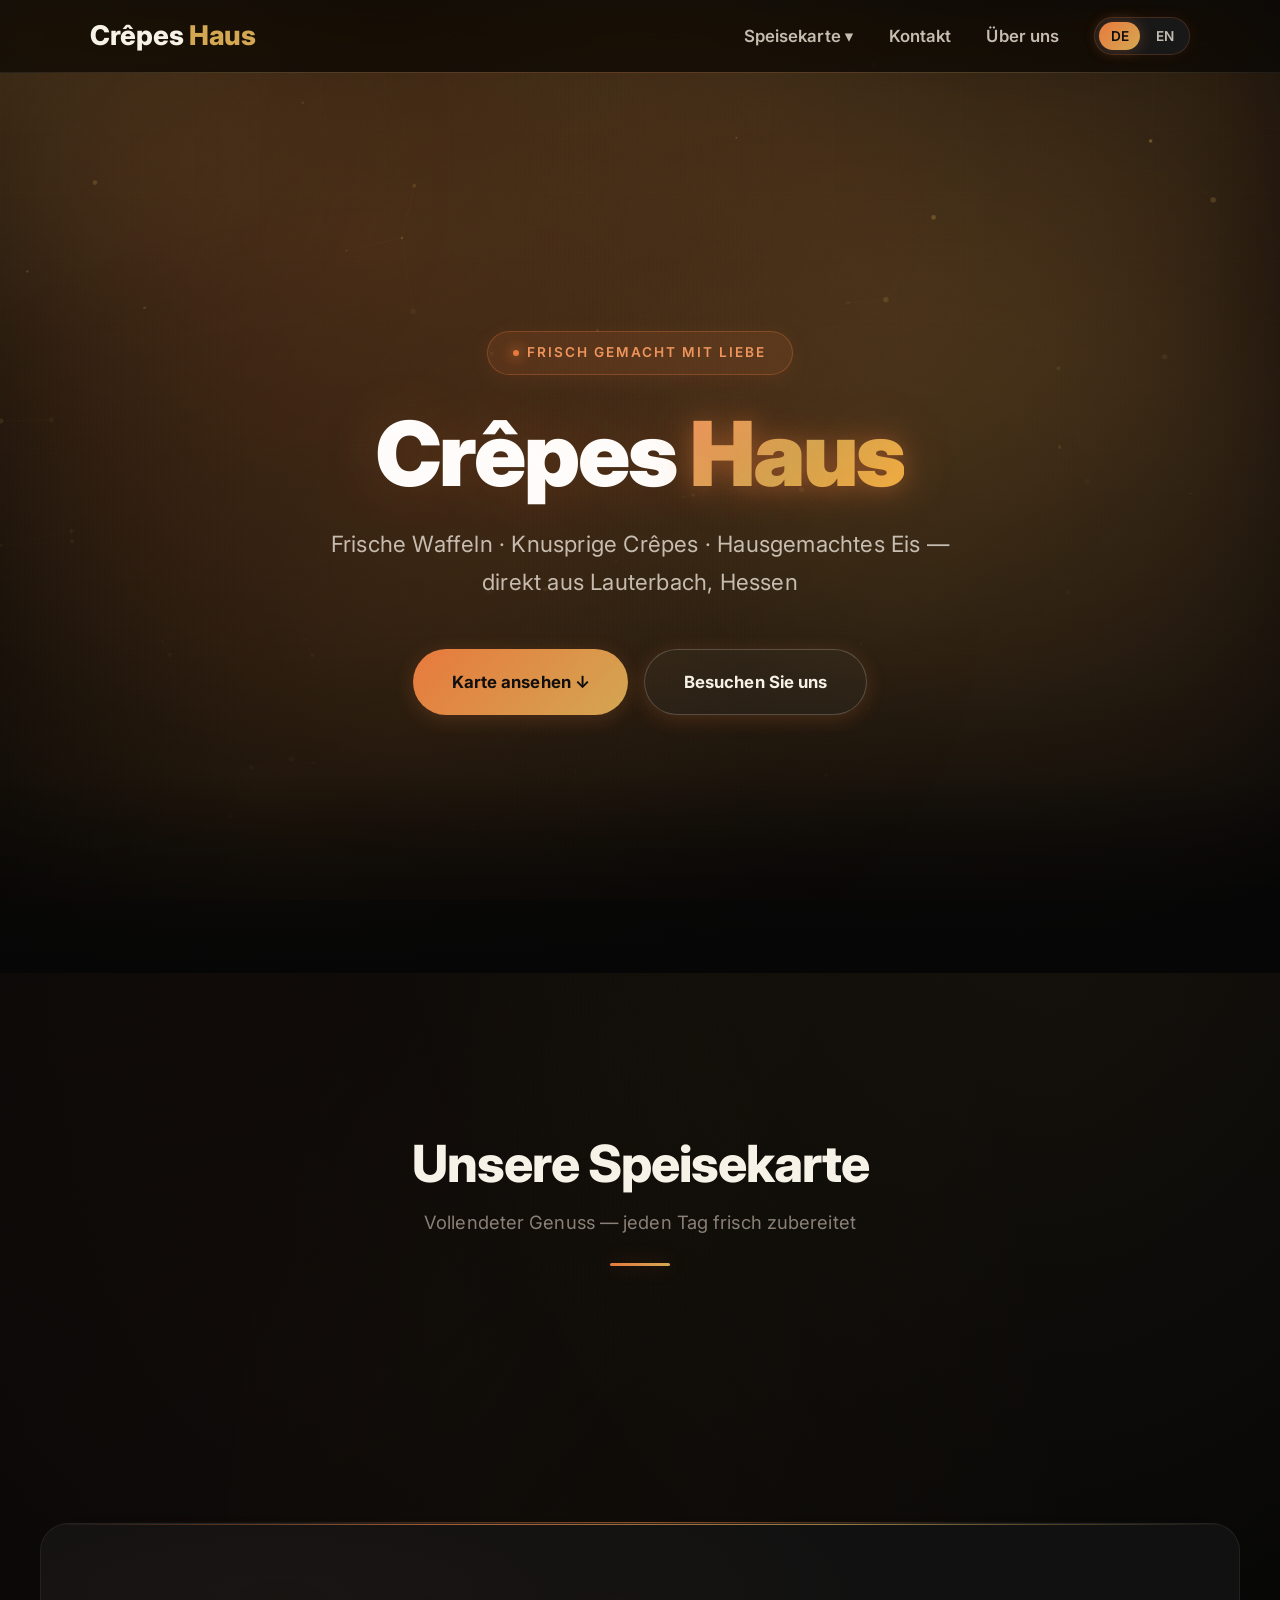
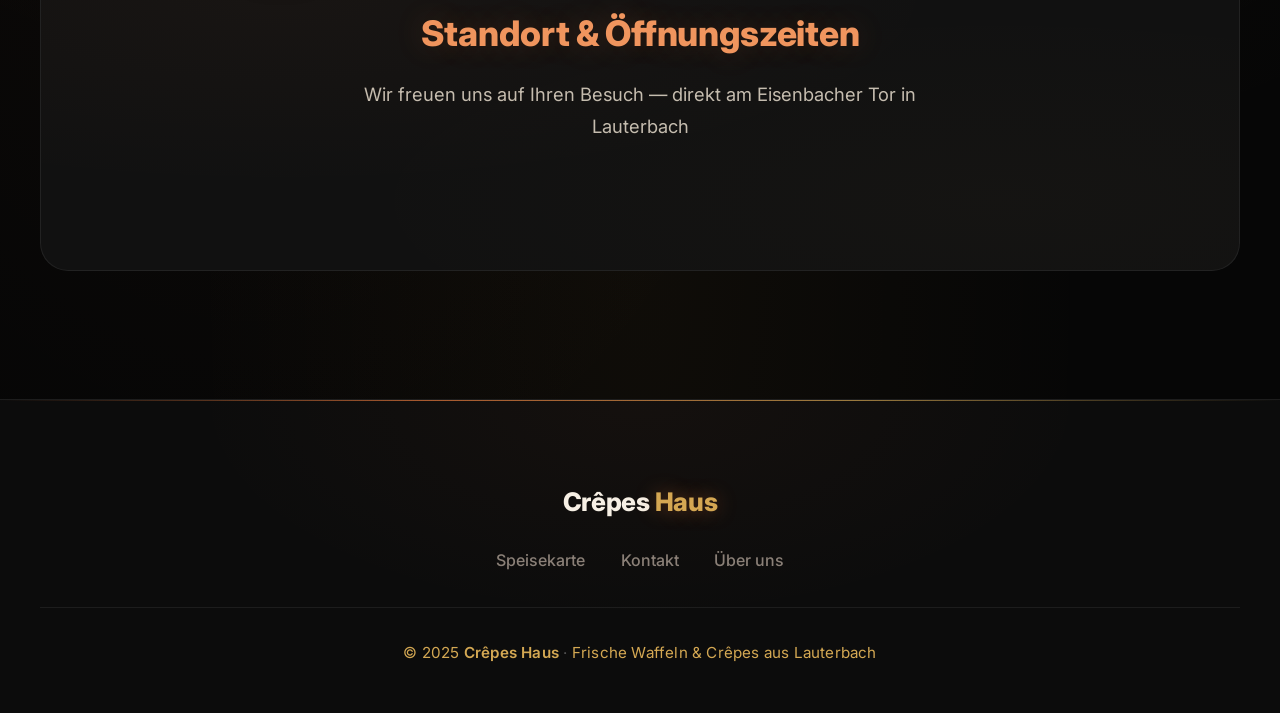
<file: index.html>
<!DOCTYPE html>
<html lang="de">
<head>
  <meta charset="UTF-8">
  <meta name="viewport" content="width=device-width, initial-scale=1.0">
  <title data-i18n="page_title">Crêpes Haus</title>
  <link rel="stylesheet" href="https://fonts.googleapis.com/css2?family=Inter:wght@300;400;500;600;700;800;900&display=swap" data-settings-font>
  <link rel="stylesheet" href="styles.css">
</head>
<body>

<div class="aurora">
  <canvas id="aurora-canvas"></canvas>
  <div class="aurora-glow"></div>
</div>

<div class="bg-canvas">
  <div class="bg-gradient"></div>
  <div class="bg-grid"></div>
  <div class="bg-orb bg-orb--1"></div>
  <div class="bg-orb bg-orb--2"></div>
  <div class="bg-orb bg-orb--3"></div>
</div>
<canvas id="particles"></canvas>
<div class="cursor-glow" id="cursorGlow"></div>

<!-- ========== NAVBAR ========== -->
<nav class="navbar">
  <div class="navbar-inner">
    <a href="#" class="logo">
      Crêpes <span style="color: var(--gold);">Haus</span>
    </a>
    <button class="hamburger" id="hamburger" aria-label="Menu">
      <span></span><span></span><span></span>
    </button>
    <ul class="nav-links" id="navLinks">
      <li class="nav-dropdown">
        <a href="#menu" onclick="toggleMenuDropdown(event)">Speisekarte ▾</a>
        <ul class="nav-dropdown-menu" id="menuDropdown">
          <li><a href="#section-waffeln" onclick="navigateToCategory(event, 'waffeln')">Waffeln</a></li>
          <li><a href="#section-sweet-crepes" onclick="navigateToCategory(event, 'sweet-crepes')">Süße Crêpes</a></li>
          <li><a href="#section-savory-crepes" onclick="navigateToCategory(event, 'savory-crepes')">Herzhaft</a></li>
          <li><a href="#section-getraenke" onclick="navigateToCategory(event, 'getraenke')">Getränke</a></li>
          <li><a href="#section-kaffee" onclick="navigateToCategory(event, 'kaffee')">Kaffee</a></li>
          <li><a href="#section-specials" onclick="navigateToCategory(event, 'specials')">Specials</a></li>
          <li><a href="#section-matcha" onclick="navigateToCategory(event, 'matcha')">Matcha</a></li>
          <li><a href="#section-tee" onclick="navigateToCategory(event, 'tee')">Tee</a></li>
        </ul>
      </li>

      <li><a href="#contact" data-i18n="nav_contact" onclick="closeNav()">Kontakt</a></li>
      <li><a href="about.html" data-i18n="nav_about" onclick="closeNav()">Über uns</a></li>
      <li>
        <div class="lang-switcher" id="langSwitcher">
          <button class="lang-btn active" data-lang-btn="de" data-i18n="lang_de" onclick="I18N.setLang('de')">DE</button>
          <button class="lang-btn" data-lang-btn="en" data-i18n="lang_en" onclick="I18N.setLang('en')">EN</button>
        </div>
      </li>
    </ul>
  </div>
</nav>

<!-- ========== HERO ========== -->
<section class="hero">
  <div class="hero-bg"></div>
  <div class="hero-overlay"></div>
  <div class="hero-content">
    <span class="hero-badge" data-i18n="hero_badge">Frisch gemacht mit Liebe</span>
    <h1 data-i18n="hero_title">Crêpes <span class="gold">Haus</span></h1>
    <p class="subtitle" data-i18n="hero_sub">
      Frische Waffeln · Knusprige Crêpes · Hausgemachtes Eis —<br>direkt aus Lauterbach, Hessen
    </p>
    <div class="btn-group">
      <a href="#waffeln" class="btn" data-i18n="hero_cta1">Karte ansehen ↓</a>
      <a href="#contact" class="btn btn-outline" data-i18n="hero_cta2">Besuchen Sie uns</a>
    </div>
  </div>
</section>



<!-- ========== MENU ========== -->
<main id="menu" class="section">
  <div class="section-header">
    <h2 data-i18n="menu_title">Unsere Speisekarte</h2>
    <p data-i18n="menu_sub">Vollendeter Genuss — jeden Tag frisch zubereitet</p>
  </div>
</main>

<div class="section-divider"><div class="line"></div></div>



<!-- ========== KONTAKT ========== -->
<section id="contact" class="info-section">
  <h2 data-i18n="contact_title">Standort & Öffnungszeiten</h2>
  <p data-i18n="contact_sub">Wir freuen uns auf Ihren Besuch — direkt am Eisenbacher Tor in Lauterbach</p>
  <div class="info-grid" id="contactContent"></div>
</section>



<!-- ========== FOOTER ========== -->
<footer class="footer">
  <div class="footer-content">
    <a href="#" class="logo">Crêpes <span style="color: var(--gold);">Haus</span></a>
    <ul class="footer-links">
      <li><a href="#menu">Speisekarte</a></li>

      <li><a href="#contact">Kontakt</a></li>
      <li><a href="about.html">Über uns</a></li>
    </ul>
    <div class="footer-bottom">
      <span data-i18n="footer_since">© 2025</span> <span style="color: var(--gold); font-weight: 600;" data-i18n="page_title">Crêpes Haus</span> · <span data-i18n="footer_slogan">Frische Waffeln & Crêpes aus Lauterbach</span>
    </div>
  </div>
</footer>

<!-- ========== SCRIPTS ========== -->
<script src="js/github-settings-loader.js"></script>
<script src="js/i18n.js"></script>
<script src="js/app.js"></script>
<script src="js/aurora-init.js"></script>
<script src="js/bg-effects.js"></script>
<script src="js/settings-loader.js"></script>
<script>
  window.closeNav = function () {
    document.getElementById('hamburger').classList.remove('active');
    document.getElementById('navLinks').classList.remove('active');
    var dd = document.getElementById('menuDropdown');
    if (dd) dd.classList.remove('open');
  };

  window.toggleMenuDropdown = function (e) {
    e.preventDefault();
    var dd = document.getElementById('menuDropdown');
    dd.classList.toggle('open');
  };

  window.navigateToCategory = function (e, catId) {
    e.preventDefault();
    closeNav();
    var section = document.getElementById('section-' + catId);
    if (section) {
      section.scrollIntoView({ behavior: 'smooth', block: 'start' });
    }
    location.hash = 'section-' + catId;
  };

  document.addEventListener('click', function (e) {
    var dd = document.getElementById('menuDropdown');
    if (dd && !e.target.closest('.nav-dropdown')) {
      dd.classList.remove('open');
    }
  });

  document.getElementById('hamburger').addEventListener('click', function () {
    this.classList.toggle('active');
    document.getElementById('navLinks').classList.toggle('active');
  });
</script>

</body>
</html>
</file>
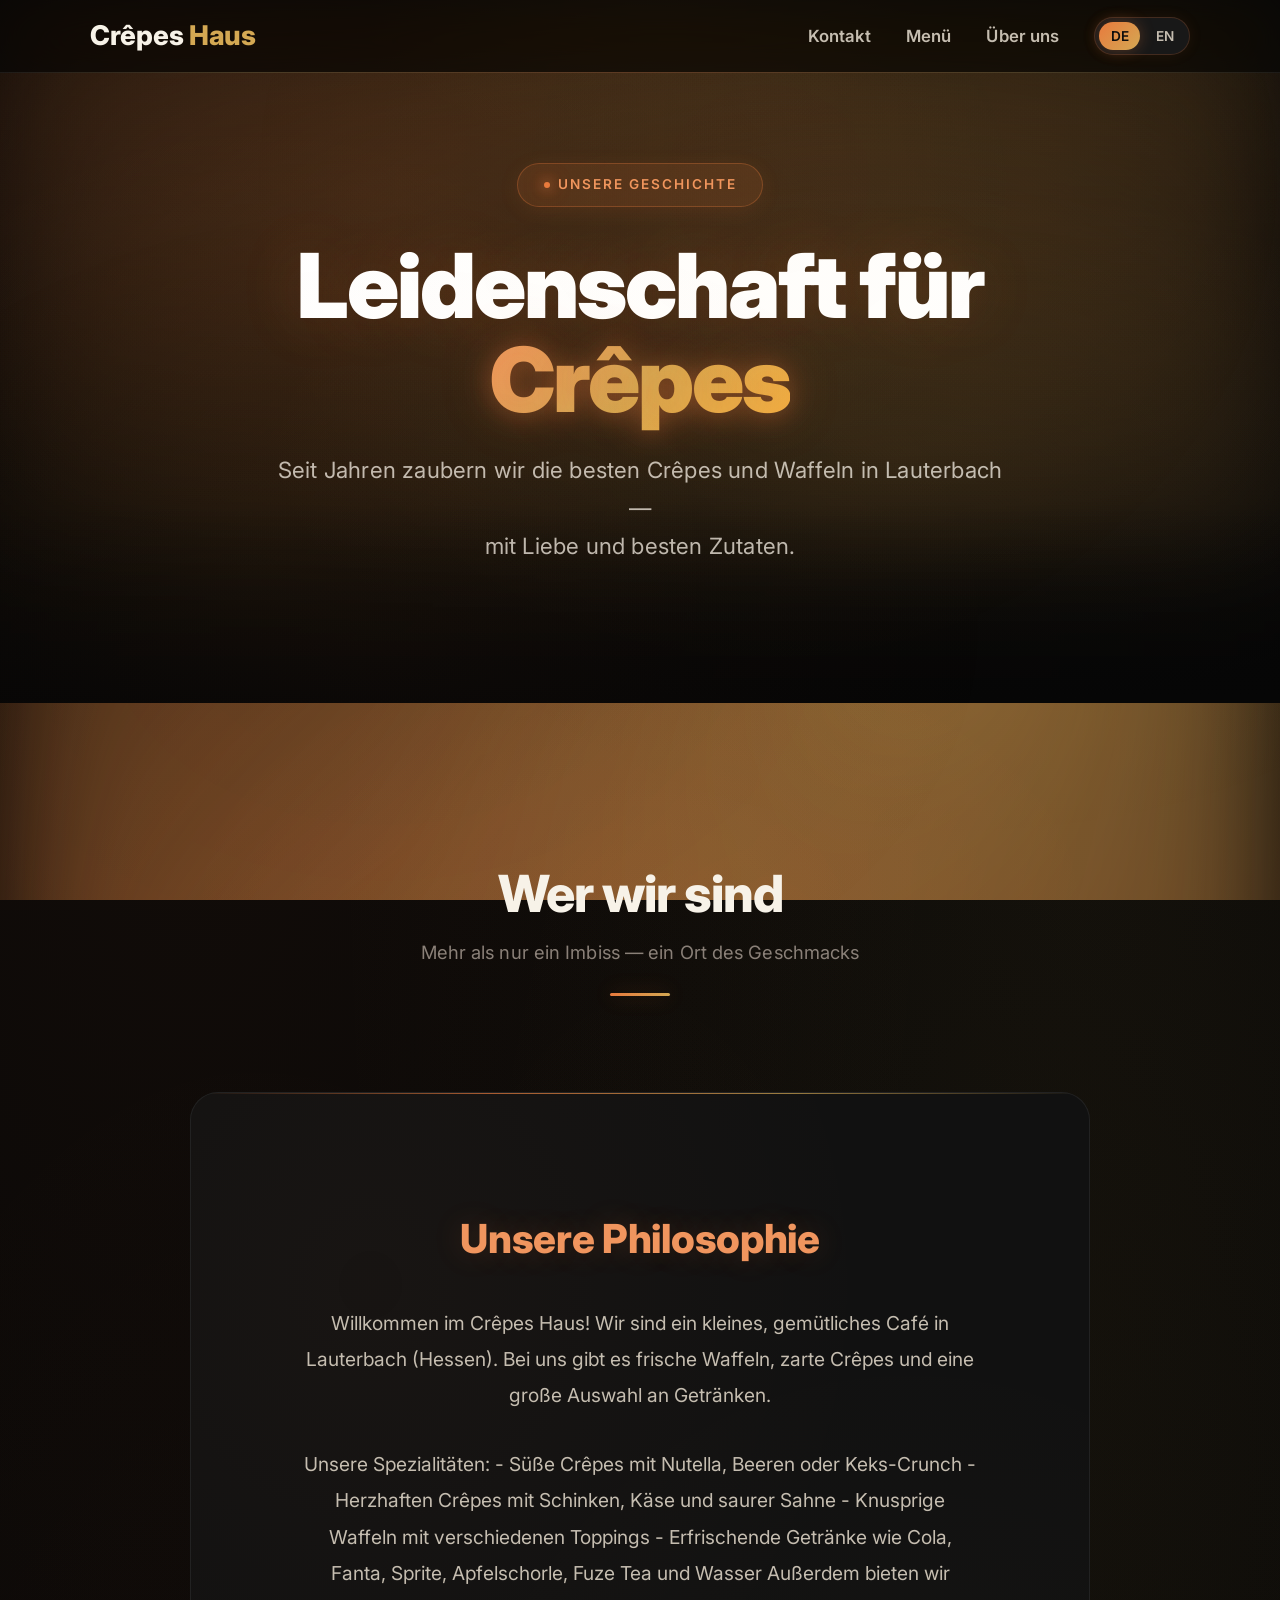
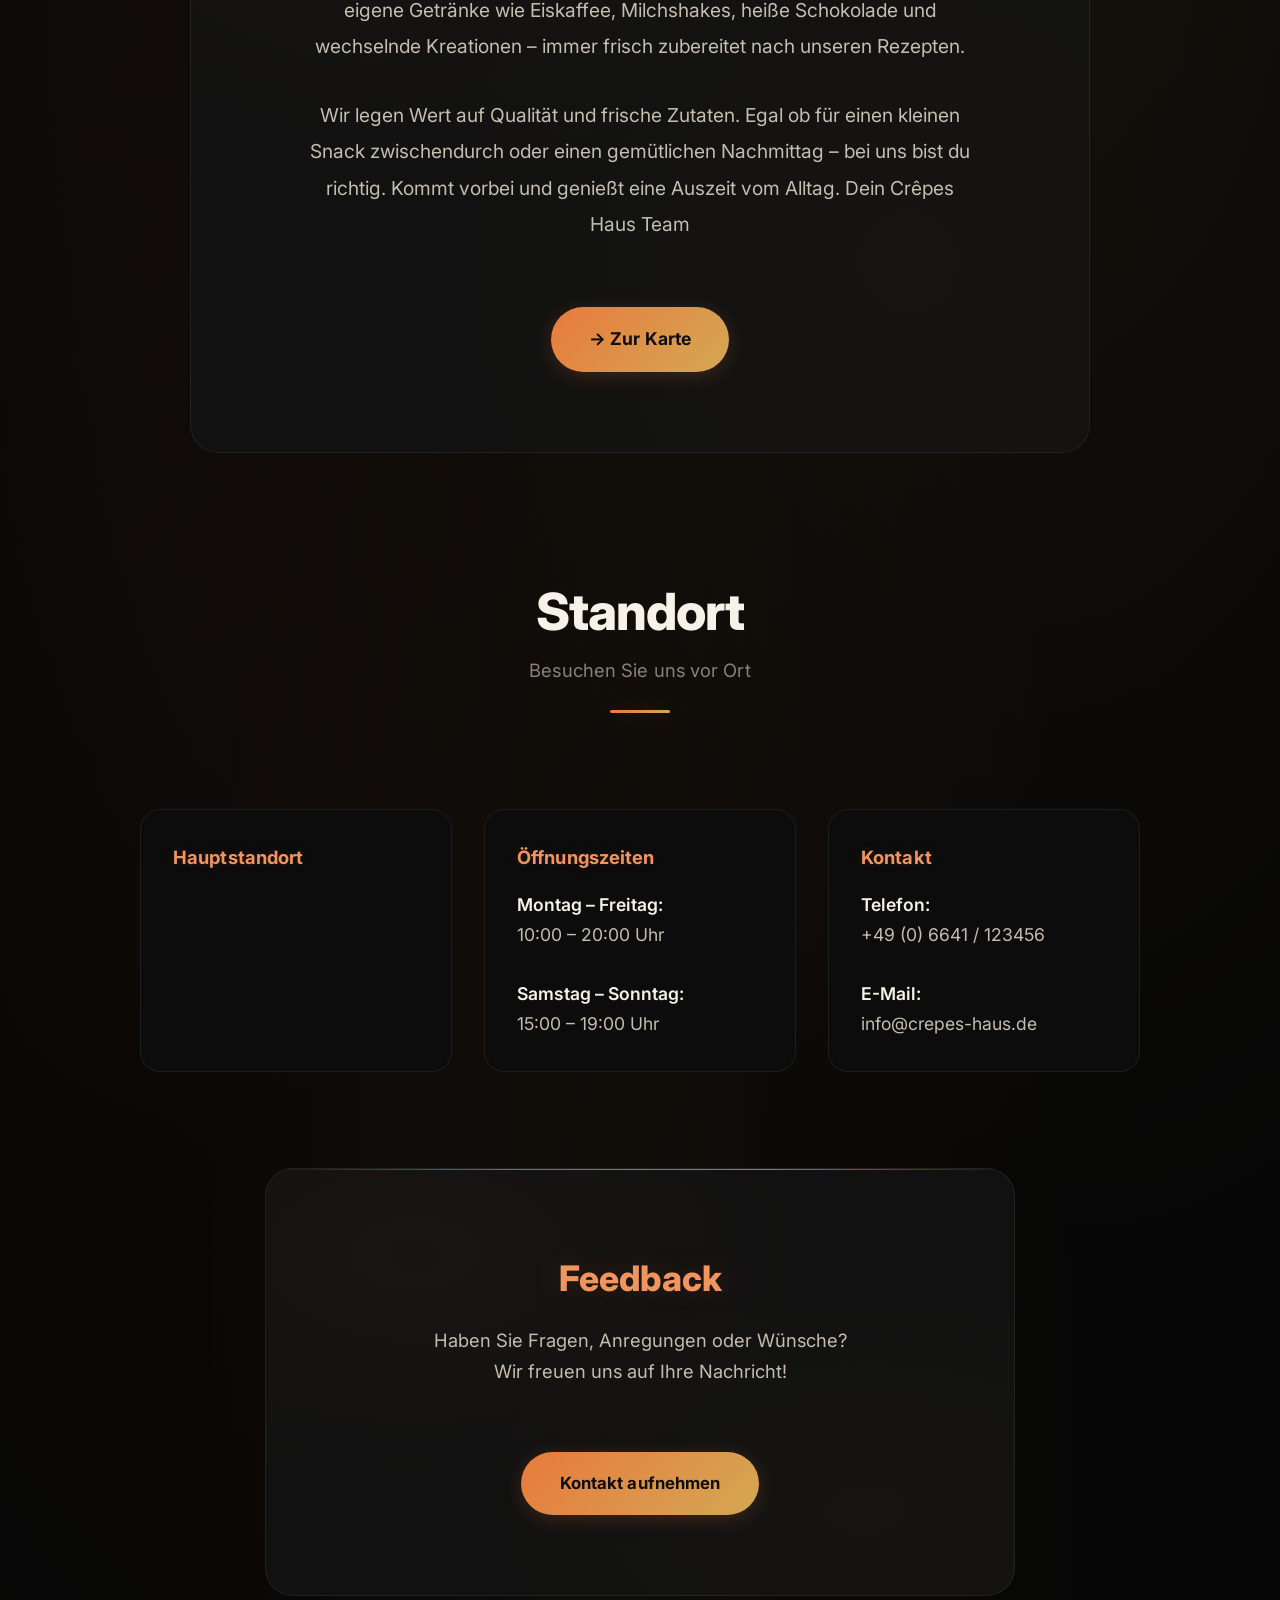
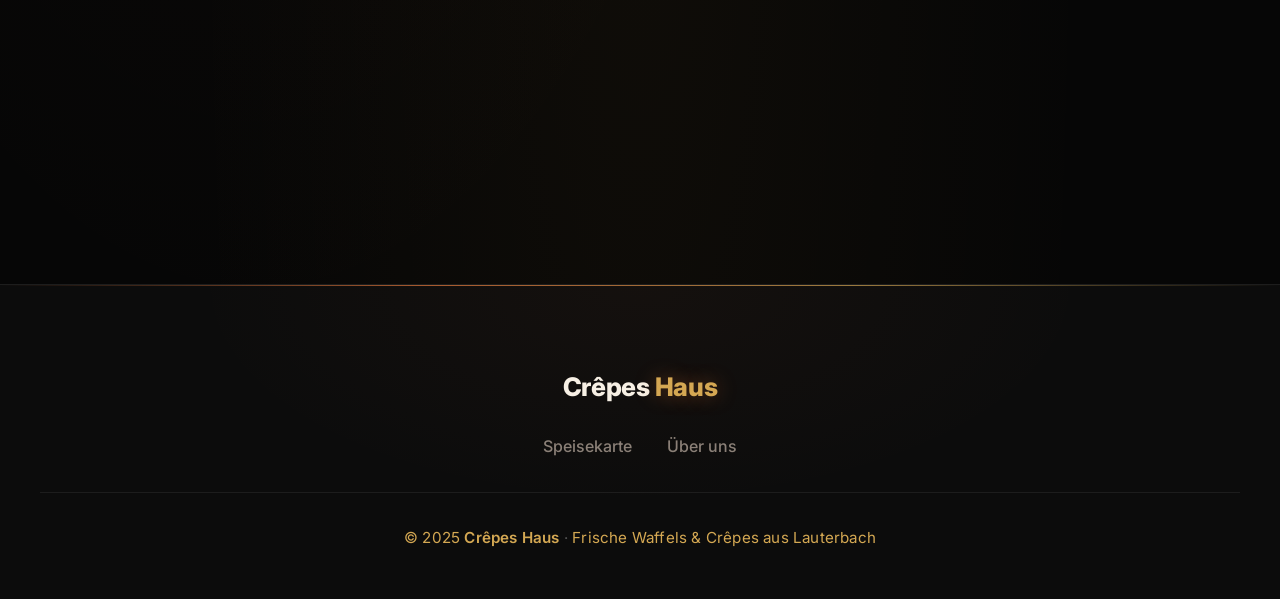
<file: about.html>
<!DOCTYPE html>
<html lang="de">
<head>
  <meta charset="UTF-8">
  <meta name="viewport" content="width=device-width, initial-scale=1.0">
  <title data-i18n="page_title">Über uns · Crêpes Haus</title>
  <link rel="stylesheet" href="https://fonts.googleapis.com/css2?family=Inter:wght@300;400;500;600;700;800;900&display=swap" data-settings-font>
  <link rel="stylesheet" href="styles.css">
</head>
<body>

<div class="aurora">
  <canvas id="aurora-canvas"></canvas>
  <div class="aurora-glow"></div>
</div>

<!-- ========== NAVBAR ========== -->
<nav class="navbar">
  <div class="navbar-inner">
    <a href="index.html" class="logo">
      Crêpes <span style="color: var(--gold);">Haus</span>
    </a>
    <button class="hamburger" id="hamburger" aria-label="Menu">
      <span></span><span></span><span></span>
    </button>
    <ul class="nav-links" id="navLinks">
      <li><a href="index.html#contact" data-i18n="nav_contact" onclick="closeNav()">Kontakt</a></li>
      <li><a href="index.html" data-i18n="nav_menu" onclick="closeNav()">Menü</a></li>
      <li><a href="about.html" data-i18n="nav_about" onclick="closeNav()">Über uns</a></li>
      <li>
        <div class="lang-switcher" id="langSwitcher">
          <button class="lang-btn active" data-lang-btn="de" data-i18n="lang_de" onclick="I18N.setLang('de')">DE</button>
          <button class="lang-btn" data-lang-btn="en" data-i18n="lang_en" onclick="I18N.setLang('en')">EN</button>
        </div>
      </li>
    </ul>
  </div>
</nav>

<!-- ========== HERO ========== -->
<section class="hero" style="height: 70vh; min-height: 480px;">
  <div class="hero-bg"></div>
  <div class="hero-overlay"></div>
  <div class="hero-content">
    <span class="hero-badge" data-i18n="about_badge">Unsere Geschichte</span>
    <h1 data-i18n="about_hero_title">Leidenschaft für <span class="gold">Crêpes</span></h1>
    <p class="subtitle" data-i18n="about_hero_sub">
      Seit Jahren zaubern wir die besten Crêpes und Waffeln in Lauterbach —<br>mit Liebe und besten Zutaten.
    </p>
  </div>
</section>

<main class="section">
  <div class="section-header">
    <h2 data-i18n="about_who_title">Wer wir sind</h2>
    <p data-i18n="about_who_sub">Mehr als nur ein Imbiss — ein Ort des Geschmacks</p>
  </div>

  <div class="info-section" style="max-width: 900px;">
    <div class="info-grid" style="grid-template-columns: 1fr; text-align: center;">
      <div class="info-box" style="border: none; background: transparent; box-shadow: none;">

        <h2 style="margin-bottom: 2rem; text-align: center; font-size: 2.5rem;" data-i18n="about_philo_title">
          Unsere Philosophie
        </h2>

        <p style="color: var(--text-secondary); font-size: 1.2rem; line-height: 1.9; max-width: 700px; margin: 0 auto 2rem;" data-i18n="about_philo_p1">
Willkommen im Crêpes Haus!

Wir sind ein kleines, gemütliches Café in Lauterbach (Hessen). 
Bei uns gibt es frische Waffeln, zarte Crêpes und eine große Auswahl an Getränken.
        </p>

        <p style="color: var(--text-secondary); font-size: 1.2rem; line-height: 1.9; max-width: 700px; margin: 0 auto 2rem;" data-i18n="about_philo_p2">
Unsere Spezialitäten:
- Süße Crêpes mit Nutella, Beeren oder Keks-Crunch
- Herzhaften Crêpes mit Schinken, Käse und saurer Sahne
- Knusprige Waffeln mit verschiedenen Toppings
- Erfrischende Getränke wie Cola, Fanta, Sprite, Apfelschorle, Fuze Tea und Wasser

Außerdem bieten wir eigene Getränke wie 
Eiskaffee, Milchshakes, heiße Schokolade und wechselnde Kreationen – 
immer frisch zubereitet nach unseren Rezepten.
        </p>

        <p style="color: var(--text-secondary); font-size: 1.2rem; line-height: 1.9; max-width: 700px; margin: 0 auto;" data-i18n="about_philo_p3">
Wir legen Wert auf Qualität und frische Zutaten. 
Egal ob für einen kleinen Snack zwischendurch oder einen gemütlichen Nachmittag – bei uns bist du richtig.

Kommt vorbei und genießt eine Auszeit vom Alltag.

Dein Crêpes Haus Team
        </p>

      </div>
    </div>

    <a href="index.html" class="btn" style="margin-top: 2rem; font-size: 1.1rem;" data-i18n="about_back_btn">
      → Zur Karte
    </a>
  </div>

  <div class="section-header" style="margin-top: 6rem;">
    <h2 data-i18n="about_location_title">Standort</h2>
    <p data-i18n="about_location_sub">Besuchen Sie uns vor Ort</p>
  </div>

  <div class="info-grid" style="max-width: 1000px; margin: 0 auto 6rem;">
    <div class="info-box">
      <h3 data-i18n="about_location_name">Hauptstandort</h3>
      <p data-i18n="contact_address_value" style="font-size: 1.1rem; line-height: 1.7;"></p>
    </div>

    <div class="info-box">
      <h3 data-i18n="about_hours_title">Öffnungszeiten</h3>
      <p style="font-size: 1.1rem; line-height: 1.7;">
        <strong data-i18n="about_hours_weekdays_label">Montag – Freitag:</strong><br>
        <span data-i18n="about_hours_weekdays_time">10:00 – 20:00</span> Uhr<br><br>

        <strong data-i18n="about_hours_weekends_label">Samstag – Sonntag:</strong><br>
        <span data-i18n="about_hours_weekends_time">15:00 – 19:00</span> Uhr
      </p>
    </div>

    <div class="info-box">
      <h3 data-i18n="about_contact_title">Kontakt</h3>
      <p style="font-size: 1.1rem; line-height: 1.7;">
        <strong data-i18n="about_phone_label">Telefon:</strong><br>
        <span data-i18n="contact_phone_value">+49 (0) 6641 / 123456</span><br><br>

        <strong data-i18n="about_email_label">E-Mail:</strong><br>
        <span data-i18n="contact_email_value">info@crepes-haus.de</span>
      </p>
    </div>
  </div>

  <div class="info-section" style="max-width: 750px;">
    <h2 data-i18n="about_feedback_title">Feedback</h2>
    <p data-i18n="about_feedback_sub">
      Haben Sie Fragen, Anregungen oder Wünsche?<br>
      Wir freuen uns auf Ihre Nachricht!
    </p>
    <a href="#" class="btn" style="margin-top: 1rem;" data-i18n="about_feedback_btn">
      Kontakt aufnehmen
    </a>
  </div>
</main>

<footer class="footer">
  <div class="footer-content">
    <a href="index.html" class="logo">
      Crêpes <span style="color: var(--gold);">Haus</span>
    </a>

    <ul class="footer-links">
      <li><a href="index.html" data-i18n="nav_menu">Speisekarte</a></li>
      <li><a href="about.html" data-i18n="nav_about">Über uns</a></li>
    </ul>

    <div class="footer-bottom">
      <span data-i18n="footer_since">© 2025</span>
      <span style="color: var(--gold); font-weight: 600;" data-i18n="page_title">Crêpes Haus</span>
      ·
      <span data-i18n="footer_slogan">Frische Waffels & Crêpes aus Lauterbach</span>
    </div>
  </div>
</footer>

<!-- ========== SCRIPTS ========== -->
<script src="js/github-settings-loader.js"></script>
<script src="js/i18n.js"></script>
<script src="js/app.js"></script>
<script src="js/aurora-init.js"></script>
<script src="js/settings-loader.js"></script>

<script>
window.closeNav = function () {
  document.getElementById('hamburger').classList.remove('active');
  document.getElementById('navLinks').classList.remove('active');
};

document.getElementById('hamburger').addEventListener('click', function () {
  this.classList.toggle('active');
  document.getElementById('navLinks').classList.toggle('active');
});
</script>

</body>
</html>
</file>
<file: styles.css>
:root {
  --gold-light: #f0d89d;
  --gold: #d4a853;
  --gold-dark: #b8923d;
  --gold-muted: rgba(212, 168, 83, 0.15);
  --warm: #e87a3d;
  --warm-light: #f0955e;
  --warm-glow: rgba(232, 122, 61, 0.25);
  --amber: #f5b041;
  --amber-glow: rgba(245, 176, 65, 0.2);
  --bg: #060606;
  --bg-card: #0c0c0c;
  --bg-elevated: #111111;
  --bg-surface: #181818;
  --bg-warm: rgba(232, 122, 61, 0.04);
  --border-subtle: rgba(255, 255, 255, 0.07);
  --border-gold: rgba(212, 168, 83, 0.3);
  --border-warm: rgba(232, 122, 61, 0.2);
  --text-primary: #f7f2e8;
  --text-secondary: #c5bdb0;
  --text-muted: #8a8078;
  --radius-sm: 12px;
  --radius: 20px;
  --radius-lg: 28px;
  --shadow-lg: 0 25px 50px rgba(0, 0, 0, 0.6);
  --shadow-gold: 0 8px 32px rgba(212, 168, 83, 0.15);
  --shadow-warm: 0 8px 40px rgba(232, 122, 61, 0.12);
}

* {
  margin: 0;
  padding: 0;
  box-sizing: border-box;
}

html {
  scroll-behavior: smooth;
  -webkit-font-smoothing: antialiased;
  font-size: 16px;
}

body {
  background: var(--bg);
  background-image:
    radial-gradient(ellipse at 15% 10%, rgba(232, 122, 61, 0.06) 0%, transparent 50%),
    radial-gradient(ellipse at 85% 20%, rgba(212, 168, 83, 0.05) 0%, transparent 50%),
    radial-gradient(ellipse at 50% 80%, rgba(245, 176, 65, 0.04) 0%, transparent 50%),
    radial-gradient(ellipse at 20% 60%, rgba(232, 122, 61, 0.03) 0%, transparent 40%),
    radial-gradient(ellipse at 80% 40%, rgba(212, 168, 83, 0.04) 0%, transparent 40%);
  color: var(--text-primary);
  font-family: 'Inter', -apple-system, BlinkMacSystemFont, system-ui, sans-serif;
  line-height: 1.7;
  overflow-x: hidden;
  font-weight: 400;
  font-size: 1rem;
  position: relative;
}

body::before {
  content: '';
  position: fixed;
  inset: 0;
  background:
    radial-gradient(ellipse at 20% 30%, rgba(232, 122, 61, 0.04) 0%, transparent 40%),
    radial-gradient(ellipse at 75% 60%, rgba(212, 168, 83, 0.04) 0%, transparent 40%);
  pointer-events: none;
  z-index: 0;
  animation: bgPulse 15s ease-in-out infinite alternate;
}

body::after {
  content: '';
  position: fixed;
  inset: 0;
  background:
    radial-gradient(ellipse at 60% 20%, rgba(245, 176, 65, 0.03) 0%, transparent 50%),
    radial-gradient(ellipse at 30% 70%, rgba(232, 122, 61, 0.03) 0%, transparent 50%);
  pointer-events: none;
  z-index: 0;
  animation: bgPulse 20s ease-in-out infinite alternate-reverse;
}

@keyframes bgPulse {
  0% { opacity: 0.5; }
  50% { opacity: 1; }
  100% { opacity: 0.6; }
}

.subtle-noise {
  position: fixed;
  inset: 0;
  pointer-events: none;
  z-index: 0;
  opacity: 0.03;
  background-image: url("data:image/svg+xml,%3Csvg viewBox='0 0 300 300' xmlns='http://www.w3.org/2000/svg'%3E%3Cfilter id='noise'%3E%3CfeTurbulence type='fractalNoise' baseFrequency='0.65' numOctaves='3' stitchTiles='stitch'/%3E%3C/filter%3E%3Crect width='100%25' height='100%25' filter='url(%23noise)'/%3E%3C/svg%3E");
  background-repeat: repeat;
  background-size: 200px 200px;
}

#particles-canvas {
  position: fixed;
  top: 0;
  left: 0;
  width: 100%;
  height: 100%;
  pointer-events: none;
  z-index: 0;
}

::selection {
  background: var(--gold);
  color: #0d0d0d;
}

a {
  color: inherit;
  text-decoration: none;
}

/* ===================== AURORA ===================== */
.aurora {
  position: fixed;
  inset: 0;
  pointer-events: none;
  z-index: 0;
  overflow: hidden;
}

#aurora-canvas {
  position: absolute;
  inset: 0;
  width: 100%;
  height: 100%;
  filter: blur(60px);
  opacity: 0.85;
  will-change: transform;
}

.aurora-glow {
  position: absolute;
  inset: 0;
  background:
    radial-gradient(ellipse 50% 40% at 50% 100%, rgba(232, 122, 61, 0.08) 0%, transparent 70%),
    radial-gradient(ellipse 30% 25% at 50% 0%, rgba(212, 168, 83, 0.06) 0%, transparent 70%);
  mix-blend-mode: screen;
  animation: auroraGlowPulse 8s ease-in-out infinite alternate;
}

@keyframes auroraGlowPulse {
  0%   { opacity: 0.6; }
  100% { opacity: 1; }
}

@media (prefers-reduced-motion: reduce) {
  .aurora-glow {
    animation: none;
  }
}

/* ===================== BG CANVARS (adapted from cdxtool) ===================== */
.bg-canvas {
  position: fixed;
  inset: 0;
  z-index: 0;
  overflow: hidden;
  pointer-events: none;
}

.bg-gradient {
  position: absolute;
  inset: -50%;
  background:
    radial-gradient(circle at 15% 30%, rgba(212, 168, 83, 0.25) 0%, transparent 50%),
    radial-gradient(circle at 85% 70%, rgba(232, 122, 61, 0.20) 0%, transparent 50%),
    radial-gradient(circle at 45% 85%, rgba(245, 176, 65, 0.12) 0%, transparent 40%);
  animation: bgDrift 28s ease-in-out infinite alternate;
  will-change: transform;
}

@keyframes bgDrift {
  0% { transform: translate(-2%, -2%) scale(1); }
  100% { transform: translate(2%, 2%) scale(1.08); }
}

.bg-grid {
  position: absolute;
  inset: 0;
  background-image:
    linear-gradient(rgba(212, 168, 83, 0.025) 1px, transparent 1px),
    linear-gradient(90deg, rgba(212, 168, 83, 0.025) 1px, transparent 1px);
  background-size: 64px 64px;
  animation: bgGridPulse 8s ease-in-out infinite;
}

@keyframes bgGridPulse {
  0%, 100% { opacity: 0.25; }
  50% { opacity: 0.55; }
}

.bg-orb {
  position: absolute;
  border-radius: 50%;
  filter: blur(80px);
  opacity: 0.45;
  animation: orbFloat 18s ease-in-out infinite alternate;
  will-change: transform;
}

.bg-orb--1 {
  width: 500px;
  height: 500px;
  top: -10%;
  left: -8%;
  background: radial-gradient(circle, rgba(212, 168, 83, 0.35), transparent 70%);
  animation-duration: 22s;
}

.bg-orb--2 {
  width: 400px;
  height: 400px;
  bottom: -5%;
  right: -5%;
  background: radial-gradient(circle, rgba(232, 122, 61, 0.28), transparent 70%);
  animation-duration: 26s;
  animation-delay: -6s;
}

.bg-orb--3 {
  width: 350px;
  height: 350px;
  top: 40%;
  left: 55%;
  background: radial-gradient(circle, rgba(245, 176, 65, 0.20), transparent 70%);
  animation-duration: 20s;
  animation-delay: -10s;
}

@keyframes orbFloat {
  0% { transform: translate(0, 0) scale(1); }
  100% { transform: translate(40px, -30px) scale(1.15); }
}

#particles {
  position: fixed;
  inset: 0;
  z-index: 0;
  pointer-events: none;
}

.cursor-glow {
  position: fixed;
  width: 300px;
  height: 300px;
  border-radius: 50%;
  background: radial-gradient(circle, rgba(212, 168, 83, 0.07), transparent 70%);
  pointer-events: none;
  z-index: 0;
  transform: translate(-50%, -50%);
  transition: left 0.2s ease-out, top 0.2s ease-out;
  will-change: left, top;
}

@media (prefers-reduced-motion: reduce) {
  .bg-gradient,
  .bg-grid,
  .bg-orb {
    animation: none;
  }
}

/* ===================== AMBIENT ORB (kept for subtle glow) ===================== */

/* ===================== NAVBAR ===================== */
.navbar {
  position: sticky;
  top: 0;
  z-index: 100;
  background: rgba(6, 6, 6, 0.75);
  backdrop-filter: blur(24px) saturate(180%);
  -webkit-backdrop-filter: blur(24px) saturate(180%);
  border-bottom: 1px solid var(--border-subtle);
  padding: 0 2rem;
  transition: all 0.3s;
}

.navbar::after {
  content: '';
  position: absolute;
  bottom: -1px;
  left: 0;
  right: 0;
  height: 1px;
  background: linear-gradient(90deg,
    transparent 0%,
    rgba(212, 168, 83, 0.3) 20%,
    rgba(232, 122, 61, 0.4) 50%,
    rgba(212, 168, 83, 0.3) 80%,
    transparent 100%
  );
  opacity: 0.7;
}

.navbar-inner {
  max-width: 1300px;
  margin: 0 auto;
  display: flex;
  justify-content: space-between;
  align-items: center;
  height: 72px;
  gap: 1.5rem;
}

.navbar .logo {
  font-size: 1.7rem;
  font-weight: 800;
  color: var(--text-primary);
  letter-spacing: -0.3px;
  transition: color 0.3s;
}

.navbar .logo:hover {
  color: var(--gold);
}

.logo-icon {
  font-size: 2rem;
  filter: drop-shadow(0 0 12px rgba(212, 168, 83, 0.4));
}


.nav-links {
  display: flex;
  gap: 2.2rem;
  list-style: none;
  align-items: center;
  flex-wrap: wrap;
}

.nav-dropdown {
  position: relative;
}

.nav-dropdown-menu {
  position: absolute;
  top: 100%;
  left: 0;
  background: var(--bg-elevated);
  border: 1px solid var(--border-subtle);
  border-radius: var(--radius-sm);
  list-style: none;
  padding: 0.5rem 0;
  min-width: 180px;
  box-shadow: var(--shadow-lg);
  opacity: 0;
  visibility: hidden;
  transform: translateY(-8px);
  transition: all 0.25s;
  z-index: 200;
}

.nav-dropdown-menu.open {
  opacity: 1;
  visibility: visible;
  transform: translateY(0);
}

.nav-dropdown-menu li a {
  display: block;
  padding: 0.7rem 1.2rem;
  color: var(--text-secondary);
  font-weight: 500;
  font-size: 0.95rem;
  transition: all 0.2s;
  border-bottom: none;
}

.nav-dropdown-menu li a:hover {
  color: var(--gold);
  background: var(--gold-muted);
}

.nav-dropdown-menu li:last-child a {
  border-bottom: none;
}

.nav-links a {
  color: var(--text-secondary);
  font-weight: 600;
  font-size: 1.05rem;
  transition: color 0.3s;
  position: relative;
  padding: 0.5rem 0;
  letter-spacing: 0.1px;
  display: inline-flex;
  align-items: center;
  gap: 0.5rem;
}

.nav-links a .icon-wrap {
  width: 2.2rem;
  height: 2.2rem;
  flex-shrink: 0;
}

.nav-links a .icon-wrap svg {
  width: 100%;
  height: 100%;
  display: block;
  filter: drop-shadow(0 2px 4px rgba(0, 0, 0, 0.3));
}

.nav-links a::after {
  content: '';
  position: absolute;
  bottom: -2px;
  left: 0;
  width: 0;
  height: 1.5px;
  background: var(--gold);
  transition: width 0.35s cubic-bezier(0.25, 0.46, 0.45, 0.94);
}

.nav-links a:hover {
  color: var(--gold-light);
}

.nav-links a:hover::after {
  width: 100%;
}

.nav-links .btn-reserve {
  background: var(--gold);
  color: #0d0d0d;
  padding: 0.7rem 1.6rem;
  border-radius: 100px;
  font-weight: 700;
  font-size: 0.95rem;
  transition: all 0.3s;
  letter-spacing: 0.2px;
  box-shadow: 0 4px 20px rgba(212, 168, 83, 0.2);
}

.nav-links .btn-reserve:hover {
  background: var(--gold-light);
  transform: translateY(-2px);
  box-shadow: 0 8px 30px rgba(212, 168, 83, 0.4);
}

.nav-links .btn-reserve::after {
  display: none;
}

.hamburger {
  display: none;
  background: none;
  border: none;
  cursor: pointer;
  flex-direction: column;
  gap: 6px;
  padding: 8px;
  z-index: 200;
  border-radius: 8px;
  transition: background 0.2s;
}

.hamburger:hover {
  background: rgba(255, 255, 255, 0.05);
}

.hamburger span {
  display: block;
  width: 24px;
  height: 2px;
  background: var(--text-primary);
  border-radius: 2px;
  transition: 0.35s cubic-bezier(0.4, 0, 0.2, 1);
  transform-origin: center;
}

.hamburger.active span:nth-child(1) {
  transform: rotate(45deg) translate(5px, 6px);
  background: var(--gold);
}

.hamburger.active span:nth-child(2) {
  opacity: 0;
  transform: scaleX(0);
}

.hamburger.active span:nth-child(3) {
  transform: rotate(-45deg) translate(5px, -6px);
  background: var(--gold);
}

.lang-switcher {
  display: flex;
  gap: 0.3rem;
  align-items: center;
  background: var(--bg-surface);
  border: 1px solid var(--border-warm);
  border-radius: 999px;
  padding: 0.25rem;
  box-shadow: 0 0 15px rgba(232, 122, 61, 0.08);
}

.lang-btn {
  border: none;
  background: transparent;
  color: var(--text-secondary);
  padding: 0.35rem 0.7rem;
  border-radius: 999px;
  cursor: pointer;
  font-weight: 600;
  font-size: 0.85rem;
  font-family: inherit;
  transition: all 0.3s;
}

.lang-btn.active {
  background: linear-gradient(135deg, var(--warm), var(--gold));
  color: #0d0d0d;
  box-shadow: 0 0 15px rgba(232, 122, 61, 0.3);
}

.lang-btn:hover:not(.active) {
  color: var(--warm-light);
  text-shadow: 0 0 8px rgba(232, 122, 61, 0.3);
}

/* ===================== HERO ===================== */
.hero {
  position: relative;
  height: 100vh;
  min-height: 600px;
  max-height: 900px;
  display: flex;
  align-items: center;
  justify-content: center;
  overflow: hidden;
  isolation: isolate;
}

.hero-bg {
  position: absolute;
  inset: -20px;
  background-image: url('https://images.unsplash.com/photo-1519676867240-f03562e64548?q=80&w=1920');
  background-size: cover;
  background-position: center;
  animation: slowZoom 30s ease-in-out infinite alternate;
  will-change: transform;
}

.hero-overlay {
  position: absolute;
  inset: 0;
  background:
    radial-gradient(ellipse at 30% 20%, rgba(232, 122, 61, 0.1) 0%, transparent 50%),
    radial-gradient(ellipse at 70% 60%, rgba(212, 168, 83, 0.08) 0%, transparent 50%),
    linear-gradient(to bottom,
      rgba(6, 6, 6, 0.15) 0%,
      rgba(6, 6, 6, 0.4) 50%,
      rgba(6, 6, 6, 0.7) 80%,
      rgba(6, 6, 6, 0.9) 100%
    );
  z-index: 2;
}

@keyframes slowZoom {
  0% { transform: scale(1.05); }
  100% { transform: scale(1.2); }
}

.hero-overlay {
  position: absolute;
  inset: 0;
  background:
    radial-gradient(ellipse at 30% 20%, rgba(232, 122, 61, 0.12) 0%, transparent 50%),
    radial-gradient(ellipse at 70% 60%, rgba(212, 168, 83, 0.08) 0%, transparent 50%),
    linear-gradient(to bottom,
      rgba(6, 6, 6, 0.3) 0%,
      rgba(6, 6, 6, 0.7) 50%,
      rgba(6, 6, 6, 0.95) 85%,
      rgba(6, 6, 6, 1) 100%
    );
}

.hero-overlay::before {
  content: '';
  position: absolute;
  inset: 0;
  background:
    radial-gradient(circle at 20% 80%, rgba(245, 176, 65, 0.06) 0%, transparent 40%),
    radial-gradient(circle at 80% 20%, rgba(232, 122, 61, 0.05) 0%, transparent 40%);
  animation: heroGlow 8s ease-in-out infinite alternate;
}

@keyframes heroGlow {
  0% { opacity: 0.5; }
  100% { opacity: 1; }
}

.hero-overlay::after {
  content: '';
  position: absolute;
  bottom: 0;
  left: 0;
  right: 0;
  height: 200px;
  background: linear-gradient(to top, var(--bg) 0%, transparent 100%);
  pointer-events: none;
}

.hero-content {
  position: relative;
  z-index: 2;
  text-align: center;
  padding: 2rem;
  max-width: 800px;
  animation: fadeInUp 1s cubic-bezier(0.16, 1, 0.3, 1) 0.2s both;
}

@keyframes fadeInUp {
  from {
    opacity: 0;
    transform: translateY(40px);
  }
  to {
    opacity: 1;
    transform: translateY(0);
  }
}

.hero-badge {
  display: inline-flex;
  align-items: center;
  gap: 0.5rem;
  background: rgba(232, 122, 61, 0.12);
  border: 1px solid rgba(232, 122, 61, 0.3);
  backdrop-filter: blur(10px);
  padding: 0.6rem 1.6rem;
  border-radius: 100px;
  font-size: 0.85rem;
  color: var(--warm-light);
  letter-spacing: 2px;
  text-transform: uppercase;
  font-weight: 600;
  margin-bottom: 2rem;
  box-shadow: 0 4px 20px rgba(232, 122, 61, 0.1);
}

.hero-badge::before {
  content: '';
  width: 6px;
  height: 6px;
  background: var(--warm);
  border-radius: 50%;
  box-shadow: 0 0 12px var(--warm), 0 0 20px var(--warm);
  animation: pulse 2s ease-in-out infinite;
}

@keyframes pulse {
  0%, 100% { opacity: 1; box-shadow: 0 0 12px var(--gold); }
  50% { opacity: 0.6; box-shadow: 0 0 20px var(--gold); }
}

.hero h1 {
  font-size: clamp(3.2rem, 7vw, 6.5rem);
  font-weight: 900;
  line-height: 1.05;
  letter-spacing: -2px;
  margin-bottom: 1.5rem;
  color: #fff;
  text-shadow: 0 0 60px rgba(232, 122, 61, 0.2);
}

.hero h1 .gold {
  background: linear-gradient(135deg, var(--warm-light) 0%, var(--gold) 50%, var(--amber) 100%);
  -webkit-background-clip: text;
  background-clip: text;
  -webkit-text-fill-color: transparent;
  filter: drop-shadow(0 2px 12px rgba(232, 122, 61, 0.4));
}

.hero .subtitle {
  font-size: clamp(1.1rem, 2.2vw, 1.4rem);
  color: rgba(247, 242, 232, 0.75);
  margin-bottom: 3rem;
  font-weight: 400;
  letter-spacing: 0.2px;
  line-height: 1.7;
}

.btn {
  display: inline-flex;
  align-items: center;
  gap: 0.5rem;
  background: linear-gradient(135deg, var(--warm) 0%, var(--gold) 100%);
  color: #0d0d0d;
  border: none;
  padding: 1.1rem 2.4rem;
  border-radius: 100px;
  font-size: 1.05rem;
  font-weight: 700;
  cursor: pointer;
  transition: all 0.35s cubic-bezier(0.25, 0.46, 0.45, 0.94);
  letter-spacing: 0.1px;
  font-family: inherit;
  box-shadow: 0 4px 20px rgba(232, 122, 61, 0.2);
}

.btn:hover {
  background: linear-gradient(135deg, var(--warm-light) 0%, var(--gold-light) 100%);
  transform: translateY(-3px);
  box-shadow: 0 15px 40px rgba(232, 122, 61, 0.4), 0 0 60px rgba(212, 168, 83, 0.2);
}

.btn-outline {
  background: rgba(255, 255, 255, 0.03);
  border: 1.5px solid rgba(255, 255, 255, 0.2);
  color: var(--text-primary);
  backdrop-filter: blur(10px);
}

.btn-outline:hover {
  background: rgba(232, 122, 61, 0.1);
  border-color: var(--warm);
  box-shadow: 0 15px 40px rgba(232, 122, 61, 0.2);
  color: var(--warm-light);
}

.btn-group {
  display: flex;
  gap: 1rem;
  justify-content: center;
  flex-wrap: wrap;
}

/* ===================== SECTIONS ===================== */
.section {
  max-width: 1300px;
  margin: 0 auto;
  padding: 10rem 2.5rem;
  position: relative;
  z-index: 1;
}

.section-header {
  text-align: center;
  margin-bottom: 6rem;
  animation: fadeInUp 0.8s cubic-bezier(0.16, 1, 0.3, 1);
  position: relative;
}

.section-header::after {
  content: '';
  display: block;
  width: 60px;
  height: 3px;
  background: linear-gradient(90deg, var(--warm), var(--gold));
  margin: 1.5rem auto 0;
  border-radius: 2px;
  box-shadow: 0 0 20px rgba(232, 122, 61, 0.3);
}

.section-header h2 {
  font-size: clamp(2.2rem, 4.5vw, 3.2rem);
  font-weight: 800;
  color: var(--text-primary);
  margin-bottom: 0.8rem;
  letter-spacing: -1px;
  line-height: 1.2;
}

.icon-wrap {
  display: inline-flex;
  align-items: center;
  justify-content: center;
  vertical-align: middle;
  flex-shrink: 0;
  width: 1.4em;
  height: 1.4em;
  color: inherit;
  filter: drop-shadow(0 1px 2px rgba(0, 0, 0, 0.25));
}

.icon-wrap svg {
  width: 100%;
  height: 100%;
  display: block;
  stroke-linecap: round;
  stroke-linejoin: round;
}

.navbar .logo .icon-wrap {
  width: 2.2rem;
  height: 2.2rem;
  color: var(--gold-light);
  filter: drop-shadow(0 0 8px rgba(212, 168, 83, 0.5)) drop-shadow(0 1px 2px rgba(0,0,0,0.3));
}

.section-header .icon-wrap {
  width: 1.8rem;
  height: 1.8rem;
  color: var(--gold-light);
}

.menu-category-title .icon-wrap {
  width: 1.6rem;
  height: 1.6rem;
  color: var(--gold-light);
  filter: drop-shadow(0 2px 3px rgba(212, 168, 83, 0.35)) drop-shadow(0 1px 2px rgba(0,0,0,0.3));
}

.info-box h3 .icon-wrap {
  width: 1.3rem;
  height: 1.3rem;
  color: var(--gold-light);
}

.btn .icon-wrap {
  width: 1.1rem;
  height: 1.1rem;
  margin: 0;
  color: inherit;
  filter: drop-shadow(0 1px 2px rgba(0,0,0,0.2));
}

.hero-content .icon-wrap {
  width: 1.8rem;
  height: 1.8rem;
  color: var(--gold-light);
  filter: drop-shadow(0 0 10px rgba(212, 168, 83, 0.5)) drop-shadow(0 2px 4px rgba(0,0,0,0.3));
}

.admin-header-row .icon-wrap {
  width: 1.5rem;
  height: 1.5rem;
  color: var(--gold);
  filter: drop-shadow(0 2px 3px rgba(212, 168, 83, 0.3));
}

.login-box h2 .icon-wrap {
  width: 1.6rem;
  height: 1.6rem;
  color: var(--gold-light);
}

.footer .logo .icon-wrap {
  width: 1.6rem;
  height: 1.6rem;
  color: var(--gold);
  filter: drop-shadow(0 0 8px rgba(212, 168, 83, 0.4));
}

.icon-wrap svg {
  width: 100%;
  height: 100%;
  display: block;
  stroke-linecap: round;
  stroke-linejoin: round;
}

.navbar .logo .icon-wrap {
  width: 1.5em;
  height: 1.5em;
  color: var(--gold-light);
}

.menu-category-title .icon-wrap {
  width: 1.4em;
  height: 1.4em;
  color: var(--gold-light);
}

.section-header .icon-wrap {
  width: 1.5em;
  height: 1.5em;
  color: var(--gold-light);
}

.section-header .icon {
  font-size: 1rem;
  filter: none;
}

.info-box h3 .icon-wrap {
  width: 1.2em;
  height: 1.2em;
  color: var(--gold-light);
}

.btn .icon-wrap {
  width: 1em;
  height: 1em;
  margin: 0;
  color: inherit;
}

.hero-content .icon-wrap {
  width: 1.4em;
  height: 1.4em;
  color: var(--gold-light);
  filter: drop-shadow(0 2px 4px rgba(212, 168, 83, 0.3));
}

.admin-header-row .icon-wrap {
  width: 1.3em;
  height: 1.3em;
  color: var(--gold);
}

.login-box h2 .icon-wrap {
  width: 1.3em;
  height: 1.3em;
  color: var(--gold-light);
}

.footer .logo .icon-wrap {
  width: 1.4em;
  height: 1.4em;
  color: var(--gold);
}

.icon-wrap svg {
  width: 100%;
  height: 100%;
  display: block;
}

.navbar .icon-wrap {
  width: 1.1em;
  height: 1.1em;
}

.menu-category-title .icon-wrap,
.section-header .icon-wrap {
  width: 1.4em;
  height: 1.4em;
}

.info-box h3 .icon-wrap {
  width: 1.2em;
  height: 1.2em;
}

.btn .icon-wrap {
  width: 1em;
  height: 1em;
  margin: 0;
}

.hero-content .icon-wrap {
  width: 1.5em;
  height: 1.5em;
  vertical-align: middle;
}

.admin-header-row .icon-wrap {
  width: 1.3em;
  height: 1.3em;
}

.section-header .icon {
  font-size: 2.4rem;
  filter: drop-shadow(0 4px 8px rgba(0, 0, 0, 0.3));
  display: inline-flex;
  align-items: center;
}

.section-header p {
  color: var(--text-muted);
  font-size: 1.15rem;
  font-weight: 400;
  letter-spacing: 0.1px;
}

/* ===================== MENU ===================== */
.menu-category {
  margin-bottom: 7rem;
  animation: fadeInUp 0.8s cubic-bezier(0.16, 1, 0.3, 1) 0.1s both;
}

.menu-category-title {
  font-size: 2rem;
  font-weight: 700;
  color: var(--warm-light);
  margin-bottom: 2.5rem;
  padding-bottom: 1.2rem;
  border-bottom: 1px solid var(--border-subtle);
  display: flex;
  align-items: center;
  gap: 0.6rem;
  letter-spacing: 0.2px;
  text-shadow: 0 0 20px rgba(232, 122, 61, 0.2);
}

.menu-grid {
  display: grid;
  grid-template-columns: repeat(auto-fill, minmax(320px, 1fr));
  gap: 2rem;
}

.card {
  background: var(--bg-card);
  border: 1px solid var(--border-subtle);
  border-radius: var(--radius);
  padding: 2.2rem;
  transition: all 0.4s cubic-bezier(0.25, 0.46, 0.45, 0.94);
  position: relative;
  overflow: hidden;
  cursor: default;
}

.card::before {
  content: '';
  position: absolute;
  inset: 0;
  background: radial-gradient(ellipse at top right, rgba(212, 168, 83, 0.08) 0%, rgba(232, 122, 61, 0.04) 40%, transparent 70%);
  opacity: 0;
  transition: opacity 0.4s;
}

.card::after {
  content: '';
  position: absolute;
  top: 0;
  left: 0;
  right: 0;
  height: 2px;
  background: linear-gradient(90deg, transparent, var(--warm), var(--gold), transparent);
  opacity: 0;
  transition: opacity 0.4s;
}

.card:hover {
  transform: translateY(-6px);
  background: var(--bg-elevated);
  border-color: var(--border-warm);
  box-shadow: var(--shadow-warm), var(--shadow-gold), 0 20px 40px rgba(0, 0, 0, 0.4);
}

.card:hover::before {
  opacity: 1;
}

.card:hover::after {
  opacity: 1;
}

.card-header {
  display: flex;
  justify-content: space-between;
  align-items: baseline;
  gap: 1rem;
  margin-bottom: 1rem;
}

.card h3 {
  font-size: 1.25rem;
  font-weight: 700;
  color: var(--text-primary);
  letter-spacing: 0.1px;
  line-height: 1.3;
}

.card .num {
  color: var(--gold);
  font-weight: 700;
  font-size: 0.85rem;
  opacity: 0.7;
  font-variant-numeric: tabular-nums;
  white-space: nowrap;
  letter-spacing: 0.5px;
}

.card .desc {
  color: var(--text-muted);
  font-size: 1rem;
  line-height: 1.7;
  margin-bottom: 1.5rem;
  font-weight: 400;
}

.card .price {
  display: inline-flex;
  align-items: center;
  gap: 0.3rem;
  color: var(--warm-light);
  font-weight: 800;
  font-size: 1.6rem;
  letter-spacing: -0.5px;
  text-shadow: 0 0 20px rgba(232, 122, 61, 0.3);
}

.card .price::before {
  content: '€';
  font-size: 0.9rem;
  opacity: 0.5;
  font-weight: 600;
  position: relative;
  top: -0.6em;
  margin-right: 0.1rem;
}

.card .allergen {
  font-size: 0.8rem;
  color: #666;
  margin-top: 0.8rem;
  font-family: 'SF Mono', 'Fira Code', monospace;
  letter-spacing: 0.5px;
  text-transform: uppercase;
  display: flex;
  flex-wrap: wrap;
  gap: 0.3rem;
}

.card .allergen span {
  background: rgba(232, 122, 61, 0.08);
  padding: 0.2rem 0.5rem;
  border-radius: 4px;
  border: 1px solid rgba(232, 122, 61, 0.15);
  color: var(--warm-light);
  transition: all 0.2s;
}

.card:hover .allergen span {
  background: rgba(232, 122, 61, 0.12);
  border-color: rgba(232, 122, 61, 0.3);
}

/* ===================== DIVIDER ===================== */
.section-divider {
  max-width: 1200px;
  margin: 0 auto;
  padding: 0 2rem;
}

.section-divider .line {
  height: 1px;
  background: linear-gradient(90deg, transparent, var(--border-subtle) 20%, var(--warm) 50%, var(--border-subtle) 80%, transparent);
  opacity: 0.6;
  box-shadow: 0 0 10px rgba(232, 122, 61, 0.2);
}

/* ===================== INFO SECTION ===================== */
.info-section {
  background: var(--bg-elevated);
  border: 1px solid var(--border-subtle);
  border-radius: var(--radius-lg);
  padding: 5rem;
  margin: 0 auto 8rem;
  max-width: 1200px;
  text-align: center;
  position: relative;
  overflow: hidden;
}

.info-section::before {
  content: '';
  position: absolute;
  top: 0;
  left: 0;
  right: 0;
  height: 1px;
  background: linear-gradient(90deg, transparent, var(--warm), var(--gold), transparent);
  opacity: 0.7;
}

.info-section::after {
  content: '';
  position: absolute;
  inset: 0;
  background:
    radial-gradient(ellipse at 20% 20%, rgba(232, 122, 61, 0.03) 0%, transparent 50%),
    radial-gradient(ellipse at 80% 80%, rgba(212, 168, 83, 0.02) 0%, transparent 50%);
  pointer-events: none;
}

.info-section h2 {
  font-size: 2.2rem;
  font-weight: 800;
  color: var(--warm-light);
  margin-bottom: 1rem;
  display: flex;
  align-items: center;
  justify-content: center;
  gap: 0.6rem;
  letter-spacing: -0.3px;
  text-shadow: 0 0 30px rgba(232, 122, 61, 0.2);
}

.info-section > p {
  color: var(--text-secondary);
  font-size: 1.15rem;
  max-width: 600px;
  margin: 0 auto 3rem;
  line-height: 1.7;
  font-weight: 400;
}

.info-grid {
  display: grid;
  grid-template-columns: repeat(auto-fit, minmax(250px, 1fr));
  gap: 2rem;
  text-align: left;
  position: relative;
  z-index: 1;
}

.info-box {
  background: var(--bg-card);
  border: 1px solid var(--border-subtle);
  border-radius: var(--radius);
  padding: 2rem;
  position: relative;
  overflow: hidden;
  transition: all 0.3s;
}

.info-box::before {
  content: '';
  position: absolute;
  top: 0;
  left: 0;
  right: 0;
  height: 3px;
  background: linear-gradient(90deg, var(--warm), var(--gold), transparent);
  opacity: 0;
  transition: opacity 0.3s;
}

.info-box:hover::before {
  opacity: 1;
}

.info-box:hover {
  border-color: var(--border-warm);
  box-shadow: 0 8px 30px rgba(232, 122, 61, 0.1);
  transform: translateY(-2px);
}

.info-box h3 {
  font-size: 1.15rem;
  font-weight: 700;
  color: var(--warm-light);
  margin-bottom: 1rem;
  letter-spacing: 0.1px;
  text-shadow: 0 0 10px rgba(232, 122, 61, 0.15);
}

.info-box p {
  color: var(--text-secondary);
  font-size: 1.05rem;
  line-height: 1.7;
  margin: 0;
}

.info-box strong {
  color: var(--text-primary);
  font-weight: 600;
}


/* ===================== FOOTER ===================== */
.footer {
  background: var(--bg-card);
  border-top: 1px solid var(--border-subtle);
  padding: 5rem 2rem 3rem;
  text-align: center;
  position: relative;
  overflow: hidden;
}

.footer::before {
  content: '';
  position: absolute;
  top: 0;
  left: 0;
  right: 0;
  height: 1px;
  background: linear-gradient(90deg, transparent, var(--warm), var(--gold), transparent);
  opacity: 0.7;
}

.footer::after {
  content: '';
  position: absolute;
  inset: 0;
  background: radial-gradient(ellipse at 50% 0%, rgba(232, 122, 61, 0.04) 0%, transparent 50%);
  pointer-events: none;
}

.footer-content {
  max-width: 1200px;
  margin: 0 auto;
}

.footer .logo {
  font-size: 1.6rem;
  font-weight: 800;
  color: var(--text-primary);
  margin-bottom: 1.5rem;
  display: inline-block;
  letter-spacing: -0.3px;
}

.footer .logo span {
  color: var(--warm-light);
  text-shadow: 0 0 20px rgba(232, 122, 61, 0.4);
}

.footer-links {
  display: flex;
  gap: 2.2rem;
  justify-content: center;
  flex-wrap: wrap;
  list-style: none;
  margin-bottom: 2rem;
}

.footer-links a {
  color: var(--text-muted);
  font-size: 1rem;
  transition: color 0.3s;
  font-weight: 500;
}

.footer-links a:hover {
  color: var(--warm-light);
  text-shadow: 0 0 10px rgba(232, 122, 61, 0.3);
}

.footer-bottom {
  color: #555;
  font-size: 0.95rem;
  padding-top: 2rem;
  border-top: 1px solid var(--border-subtle);
  letter-spacing: 0.2px;
}

.footer-bottom span {
  color: var(--gold);
}

/* ===================== RESPONSIVE ===================== */

/* ─── PC / Large desktop (≥1440px) — defaults above ─── */

/* ─── Laptop / Small desktop (1024px–1439px) ─── */
@media (max-width: 1439px) {
  .navbar-inner {
    max-width: 1100px;
  }
  .section {
    max-width: 1100px;
  }
}

/* ─── Tablet landscape / Small laptop (768px–1023px) ─── */
@media (max-width: 1023px) {
  .navbar {
    padding: 0 1.5rem;
  }
  .navbar-inner {
    max-width: 100%;
    height: 64px;
  }
  .navbar .logo {
    font-size: 1.5rem;
  }
  .nav-links {
    gap: 1.5rem;
  }
  .nav-links a {
    font-size: 0.95rem;
  }

  .section {
    max-width: 100%;
    padding: 6rem 2rem;
  }
  .section-header {
    margin-bottom: 4rem;
  }
  .section-header h2 {
    font-size: clamp(1.8rem, 4vw, 2.6rem);
  }
  .section-header p {
    font-size: 1.05rem;
  }

  .menu-category {
    margin-bottom: 5rem;
  }
  .menu-category-title {
    font-size: 1.6rem;
    margin-bottom: 2rem;
  }
  .menu-grid {
    grid-template-columns: repeat(auto-fill, minmax(280px, 1fr));
    gap: 1.5rem;
  }

  .card {
    padding: 1.8rem;
  }
  .card h3 {
    font-size: 1.15rem;
  }
  .card .price {
    font-size: 1.4rem;
  }

  .info-section {
    padding: 3.5rem 2.5rem;
    margin: 0 auto 5rem;
    max-width: 100%;
    border-radius: var(--radius);
  }
  .info-section h2 {
    font-size: 1.8rem;
  }
  .info-section > p {
    font-size: 1.05rem;
  }
  .info-grid {
    grid-template-columns: repeat(auto-fit, minmax(220px, 1fr));
    gap: 1.5rem;
  }

  .footer {
    padding: 4rem 1.5rem 2.5rem;
  }
}

/* ─── Tablet portrait (≤900px) — hamburger nav ─── */
@media (max-width: 900px) {
  .hamburger {
    display: flex;
  }
  .nav-links {
    position: fixed;
    top: 0;
    right: -100%;
    width: 80%;
    max-width: 360px;
    height: 100vh;
    background: var(--bg-elevated);
    flex-direction: column;
    padding: 7rem 2.5rem 3rem;
    gap: 0.2rem;
    transition: right 0.4s cubic-bezier(0.16, 1, 0.3, 1);
    border-left: 1px solid var(--border-warm);
    z-index: 150;
    backdrop-filter: blur(30px);
    box-shadow: -10px 0 40px rgba(0, 0, 0, 0.4);
    overflow-y: auto;
  }
  .nav-links.active {
    right: 0;
  }
  .nav-links a {
    padding: 1.2rem 0;
    font-size: 1.15rem;
    border-bottom: 1px solid var(--border-subtle);
    width: 100%;
  }
  .nav-links a::after {
    display: none;
  }
  .nav-dropdown-menu {
    position: static;
    opacity: 1;
    visibility: visible;
    transform: none;
    box-shadow: none;
    border: none;
    padding: 0 0 0 1rem;
    background: transparent;
    max-height: 0;
    overflow: hidden;
    transition: max-height 0.3s;
  }
  .nav-dropdown-menu.open {
    max-height: 500px;
  }
  .nav-dropdown > a {
    cursor: pointer;
  }
  .nav-links .btn-reserve {
    margin-top: 1.5rem;
    text-align: center;
    justify-content: center;
    display: flex;
    font-size: 1.1rem;
    padding: 0.9rem 1.8rem;
  }
  .nav-links li:last-child {
    margin-top: 1rem;
  }

  .hero {
    height: 80vh;
    min-height: 500px;
    max-height: 800px;
  }
  .hero-content {
    padding: 1.5rem;
    max-width: 700px;
  }
  .hero-badge {
    font-size: 0.8rem;
    padding: 0.5rem 1.2rem;
    letter-spacing: 1.5px;
    margin-bottom: 1.5rem;
  }
  .hero .subtitle {
    font-size: clamp(1rem, 2vw, 1.2rem);
    margin-bottom: 2rem;
  }
  .btn {
    padding: 0.9rem 2rem;
    font-size: 1rem;
  }
  .btn-group {
    flex-wrap: wrap;
    gap: 0.75rem;
  }

  .section {
    padding: 5rem 1.5rem;
  }
  .section-header {
    margin-bottom: 3.5rem;
  }

  .menu-category {
    margin-bottom: 4rem;
  }
  .menu-grid {
    grid-template-columns: repeat(auto-fill, minmax(260px, 1fr));
    gap: 1.25rem;
  }

  .info-section {
    padding: 3rem 2rem;
    margin: 0 auto 4rem;
  }
  .info-grid {
    grid-template-columns: repeat(auto-fit, minmax(200px, 1fr));
    gap: 1.25rem;
  }
  .info-box {
    padding: 1.5rem;
  }

  .footer {
    padding: 3.5rem 1.5rem 2rem;
  }
  .footer .logo {
    font-size: 1.4rem;
  }
  .footer-links {
    gap: 1.5rem;
  }
}

/* ─── Large phone / Small tablet (≤640px) ─── */
@media (max-width: 640px) {
  html {
    font-size: 15px;
  }
  .ambient-orb {
    width: 400px;
    height: 400px;
    filter: blur(40px);
  }
  .navbar {
    padding: 0 1rem;
  }
  .navbar-inner {
    height: 56px;
  }
  .navbar .logo {
    font-size: 1.35rem;
  }
  .nav-links {
    width: 85%;
    max-width: 320px;
    padding: 6rem 2rem 2.5rem;
  }

  .hero {
    height: 85vh;
    min-height: 480px;
    max-height: 700px;
  }
  .hero-content {
    padding: 1rem;
    max-width: 100%;
  }
  .hero h1 {
    font-size: clamp(2.4rem, 10vw, 3.5rem);
    letter-spacing: -1px;
    margin-bottom: 1rem;
  }
  .hero-badge {
    font-size: 0.7rem;
    padding: 0.4rem 1rem;
    letter-spacing: 1px;
    margin-bottom: 1.2rem;
  }
  .hero .subtitle {
    font-size: clamp(0.9rem, 2.5vw, 1.1rem);
    margin-bottom: 1.5rem;
    line-height: 1.6;
  }
  .btn {
    padding: 0.8rem 1.6rem;
    font-size: 0.95rem;
  }
  .btn-outline {
    border-width: 1px;
  }

  .section {
    padding: 4rem 1rem;
  }
  .section-header {
    margin-bottom: 3rem;
  }
  .section-header h2 {
    font-size: clamp(1.6rem, 5vw, 2rem);
  }
  .section-header p {
    font-size: 0.95rem;
  }

  .menu-category {
    margin-bottom: 3.5rem;
  }
  .menu-category-title {
    font-size: 1.4rem;
    margin-bottom: 1.5rem;
    padding-bottom: 0.8rem;
  }
  .menu-grid {
    grid-template-columns: 1fr;
    gap: 1rem;
  }

  .card {
    padding: 1.5rem;
    border-radius: var(--radius-sm);
  }
  .card-header {
    margin-bottom: 0.75rem;
  }
  .card h3 {
    font-size: 1.1rem;
  }
  .card .desc {
    font-size: 0.9rem;
    margin-bottom: 1rem;
    line-height: 1.6;
  }
  .card .price {
    font-size: 1.3rem;
  }
  .card .allergen {
    font-size: 0.7rem;
    margin-top: 0.6rem;
  }

  .info-section {
    padding: 2.5rem 1.25rem;
    margin: 0 auto 3rem;
    border-radius: var(--radius-sm);
  }
  .info-section h2 {
    font-size: 1.5rem;
    margin-bottom: 0.75rem;
  }
  .info-section > p {
    font-size: 0.95rem;
    margin-bottom: 2rem;
  }
  .info-grid {
    grid-template-columns: 1fr;
    gap: 1rem;
  }
  .info-box {
    padding: 1.25rem;
    border-radius: var(--radius-sm);
  }
  .info-box h3 {
    font-size: 1.05rem;
    margin-bottom: 0.75rem;
  }
  .info-box p {
    font-size: 0.95rem;
  }

  .section-divider {
    padding: 0 1rem;
  }

  .footer {
    padding: 3rem 1rem 1.5rem;
  }
  .footer .logo {
    font-size: 1.3rem;
    margin-bottom: 1rem;
  }
  .footer-links {
    gap: 0.75rem;
    flex-direction: column;
    margin-bottom: 1.5rem;
  }
  .footer-links a {
    font-size: 0.95rem;
  }
  .footer-bottom {
    font-size: 0.85rem;
    padding-top: 1.5rem;
  }
}

/* ─── Small phone (≤380px) ─── */
@media (max-width: 380px) {
  html {
    font-size: 14px;
  }
  .ambient-orb {
    width: 280px;
    height: 280px;
  }
  .navbar {
    padding: 0 0.75rem;
  }
  .navbar-inner {
    height: 50px;
  }
  .navbar .logo {
    font-size: 1.2rem;
  }

  .hero {
    height: 90vh;
    min-height: 400px;
    max-height: 600px;
  }
  .hero h1 {
    font-size: clamp(2rem, 11vw, 3rem);
    margin-bottom: 0.75rem;
  }
  .hero .subtitle {
    font-size: 0.85rem;
    margin-bottom: 1.2rem;
  }
  .hero-badge {
    font-size: 0.65rem;
    padding: 0.35rem 0.8rem;
  }
  .btn {
    padding: 0.7rem 1.3rem;
    font-size: 0.85rem;
  }
  .btn-group {
    gap: 0.5rem;
  }
  .btn-group .btn {
    width: 100%;
    justify-content: center;
  }

  .section {
    padding: 3rem 0.75rem;
  }
  .section-header {
    margin-bottom: 2.5rem;
  }
  .section-header h2 {
    font-size: 1.5rem;
  }

  .menu-category-title {
    font-size: 1.25rem;
    margin-bottom: 1.2rem;
  }

  .card {
    padding: 1.2rem;
  }
  .card h3 {
    font-size: 1rem;
  }
  .card .desc {
    font-size: 0.85rem;
  }
  .card .price {
    font-size: 1.15rem;
  }

  .info-section {
    padding: 2rem 1rem;
    margin: 0 auto 2.5rem;
  }
  .info-section h2 {
    font-size: 1.3rem;
  }
  .info-box {
    padding: 1rem;
  }

  .footer {
    padding: 2.5rem 0.75rem 1.25rem;
  }
  .footer-bottom {
    font-size: 0.8rem;
  }
}

/* ─── Touch device optimizations ─── */
@media (hover: none) and (pointer: coarse) {
  .card:hover {
    transform: none;
    box-shadow: none;
  }
  .card:hover::before {
    opacity: 0;
  }
  .card:hover::after {
    opacity: 0;
  }
  .info-box:hover {
    transform: none;
  }
  .btn:hover {
    transform: none;
  }
  .nav-links a:hover::after {
    width: 0;
  }
}

/* ─── Reduced motion ─── */
@media (prefers-reduced-motion: reduce) {
  *, *::before, *::after {
    animation-duration: 0.01ms !important;
    animation-iteration-count: 1 !important;
    transition-duration: 0.01ms !important;
  }
  .hero-bg {
    animation: none;
  }
  html {
    scroll-behavior: auto;
  }
}

/* ─── About page overrides (inline style corrections) ─── */
@media (max-width: 640px) {
  .info-section[style*="max-width"],
  .info-grid[style*="max-width"] {
    max-width: 100% !important;
  }
  .info-box[style*="background: transparent"] h2 {
    font-size: 1.5rem !important;
  }
  .info-box[style*="background: transparent"] p {
    font-size: 1rem !important;
    line-height: 1.7 !important;
  }
  .hero[style*="70vh"] {
    height: 60vh !important;
    min-height: 350px !important;
  }
}
</file>
